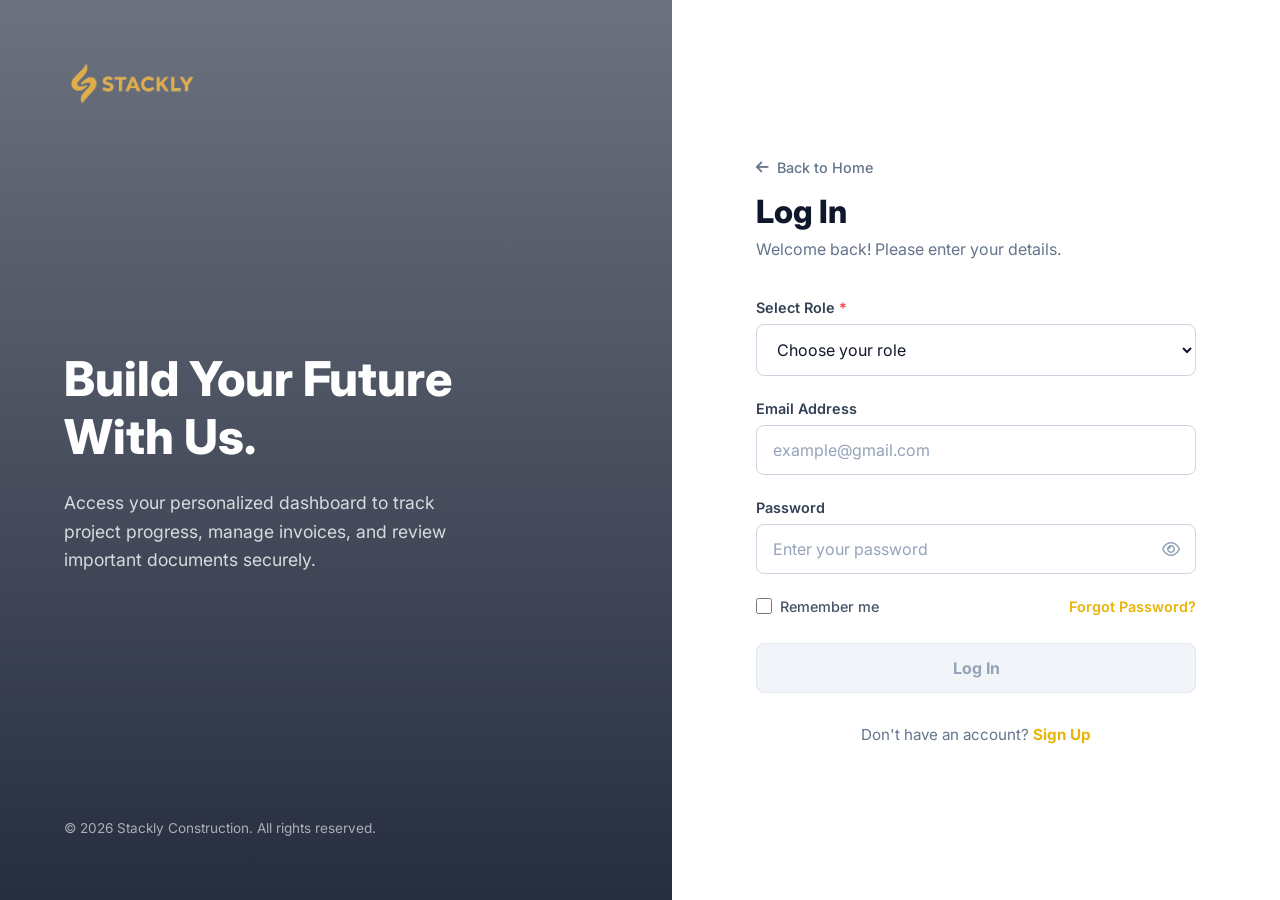
<file: login.html>
<!DOCTYPE html>
<html lang="en">
<head>
    <meta charset="UTF-8">
    <meta name="viewport" content="width=device-width, initial-scale=1.0">
    <title>Stackly Construction | Login</title>
    <link rel="stylesheet" href="login.css">
    <!-- FontAwesome for Icons -->
    <link href="https://cdnjs.cloudflare.com/ajax/libs/font-awesome/6.4.0/css/all.min.css" rel="stylesheet">

    <!-- AOS CSS -->
    <link href="https://unpkg.com/aos@2.3.1/dist/aos.css" rel="stylesheet">
    <style>
        /* Prevent overflow issues caused by AOS animations */
        html, body {
            overflow-x: hidden;
            width: 100%;
        }
    </style>

</head>
<body>

    <div class="split-layout">
        
        <!-- Left Branding Section -->
        <div class="split-left">
            <div class="brand-logo"><img src="assest/logo.1.webp" alt="Stackly Logo" style="height: 40px; width: auto; border-radius: 4px;"></div>
            
            <div class="brand-text-content">
                <h2>Build Your Future<br>With Us.</h2>
                <p>Access your personalized dashboard to track project progress, manage invoices, and review important documents securely.</p>
            </div>
            
            <div class="brand-footer">
                <p style="font-size: 0.85rem; color: rgba(255,255,255,0.6);">&copy; 2026 Stackly Construction. All rights reserved.</p>
            </div>
        </div>

        <!-- Right Form Section -->
        <div class="split-right">
            <div class="auth-container">
                
                <div class="mobile-logo"><img src="assest/logo.1.webp" alt="Stackly Logo" style="height: 32px; width: auto; border-radius: 4px;"></div>

                <div class="auth-header">
                    <a href="index.html" style="display: inline-flex; align-items: center; gap: 0.5rem; color: #64748b; text-decoration: none; font-size: 0.9rem; font-weight: 500; margin-bottom: 1rem; transition: color 0.2s;" onmouseover="this.style.color='#eab308'" onmouseout="this.style.color='#64748b'"><i class="fa-solid fa-arrow-left"></i> Back to Home</a>
                    <h1>Log In</h1>
                    <p>Welcome back! Please enter your details.</p>
                </div>

                <div id="login-error" class="alert-error">
                    Invalid email or password.
                </div>
                
                <div id="login-success" class="alert-success">
                    Login successful! Redirecting...
                </div>

                <form id="login-form" novalidate>
                    <!-- Role Selector -->
                    <div class="form-group">
                        <label for="role">Select Role <span style="color: #ef4444;">*</span></label>
                        <select id="role" class="form-control" required>
                            <option value="" disabled selected>Choose your role</option>
                            <option value="user">User</option>
                            <option value="admin">Admin</option>
                        </select>
                        <div class="error-message">Please select a role.</div>
                    </div>

                    <!-- Email -->
                    <div class="form-group">
                        <label for="email">Email Address</label>
                        <input type="email" id="email" class="form-control" placeholder="example@gmail.com" required>
                        <div class="error-message">Please enter a valid email address.</div>
                    </div>

                    <!-- Password -->
                    <div class="form-group">
                        <label for="password">Password</label>
                        <div class="password-container">
                            <input type="password" id="password" class="form-control" placeholder="Enter your password" required>
                            <i class="fa-regular fa-eye toggle-password" onclick="togglePassword('password', this)"></i>
                        </div>
                        <div class="error-message">Please enter a password.</div>
                    </div>

                    <!-- Extras -->
                    <div class="form-extras">
                        <div class="checkbox-group">
                            <input type="checkbox" id="remember">
                            <label for="remember">Remember me</label>
                        </div>
                        <a href="404.html" class="forgot-link">Forgot Password?</a>
                    </div>

                    <!-- Submit Button -->
                    <button type="submit" id="login-btn" class="btn-submit" disabled>
                        <span class="btn-text">Log In</span>
                        <div class="spinner"></div>
                    </button>
                </form>

                <div class="auth-footer">
                    Don't have an account? <a href="signup.html">Sign Up</a>
                </div>
            </div>
        </div>

    </div>

    <script src="login.js"></script>
<script src="scritp.js"></script>

    <!-- AOS JS -->
    <script src="https://unpkg.com/aos@2.3.1/dist/aos.js"></script>
    <script src="aos-init.js"></script>

</body>
</html>
</file>
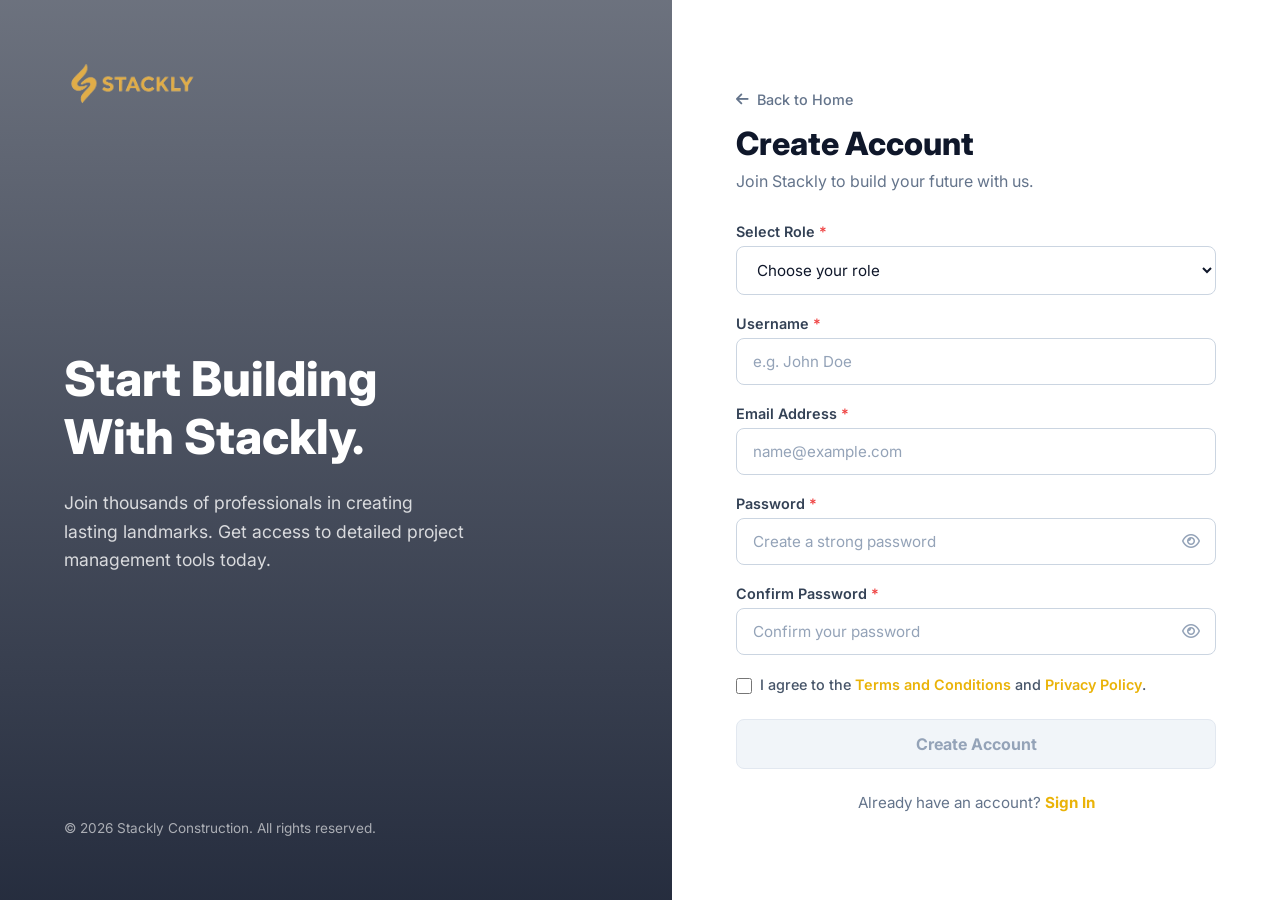
<file: signup.html>
<!DOCTYPE html>
<html lang="en">
<head>
    <meta charset="UTF-8">
    <meta name="viewport" content="width=device-width, initial-scale=1.0">
    <title>Stackly Construction | Sign Up</title>
    <link rel="stylesheet" href="signup.css">
    <!-- FontAwesome for Icons -->
    <link href="https://cdnjs.cloudflare.com/ajax/libs/font-awesome/6.4.0/css/all.min.css" rel="stylesheet">

    <!-- AOS CSS -->
    <link href="https://unpkg.com/aos@2.3.1/dist/aos.css" rel="stylesheet">
    <style>
        /* Prevent overflow issues caused by AOS animations */
        html, body {
            overflow-x: hidden;
            width: 100%;
        }
    </style>

</head>
<body>

    <div class="split-layout">
        
        <!-- Left Branding Section -->
        <div class="split-left">
            <div class="brand-logo"><img src="assest/logo.1.webp" alt="Stackly Logo" style="height: 40px; width: auto; border-radius: 4px;"></div>
            
            <div class="brand-text-content">
                <h2>Start Building<br>With Stackly.</h2>
                <p>Join thousands of professionals in creating lasting landmarks. Get access to detailed project management tools today.</p>
            </div>
            
            <div class="brand-footer">
                <p style="font-size: 0.85rem; color: rgba(255,255,255,0.6);">&copy; 2026 Stackly Construction. All rights reserved.</p>
            </div>
        </div>

        <!-- Right Form Section -->
        <div class="split-right">
            <div class="auth-container">
                
                <div class="mobile-logo"><img src="assest/logo.1.webp" alt="Stackly Logo" style="height: 32px; width: auto; border-radius: 4px;"></div>

                <div class="auth-header">
                    <a href="index.html" style="display: inline-flex; align-items: center; gap: 0.5rem; color: #64748b; text-decoration: none; font-size: 0.9rem; font-weight: 500; margin-bottom: 1rem; transition: color 0.2s;" onmouseover="this.style.color='#eab308'" onmouseout="this.style.color='#64748b'"><i class="fa-solid fa-arrow-left"></i> Back to Home</a>
                    <h1>Create Account</h1>
                    <p>Join Stackly to build your future with us.</p>
                </div>

                <form id="signup-form" novalidate>
                    <!-- Role Selector -->
                    <div class="form-group">
                        <label for="role">Select Role <span style="color: #ef4444;">*</span></label>
                        <select id="role" class="form-control" required>
                            <option value="" disabled selected>Choose your role</option>
                            <option value="user">User</option>
                            <option value="admin">Admin</option>
                        </select>
                        <div class="error-message">Please select a role.</div>
                    </div>

                    <!-- Username -->
                    <div class="form-group">
                        <label for="username">Username <span style="color: #ef4444;">*</span></label>
                        <input type="text" id="username" class="form-control" placeholder="e.g. John Doe" required>
                        <div class="error-message">Only alphabets and spaces are allowed.</div>
                    </div>

                    <!-- Email -->
                    <div class="form-group">
                        <label for="email">Email Address <span style="color: #ef4444;">*</span></label>
                        <input type="email" id="email" class="form-control" placeholder="name@example.com" required>
                        <div class="error-message">Please enter a valid email address.</div>
                    </div>

                    <!-- Password -->
                    <div class="form-group" id="password-group">
                        <label for="password">Password <span style="color: #ef4444;">*</span></label>
                        <div class="password-container">
                            <input type="password" id="password" class="form-control" placeholder="Create a strong password" required>
                            <i class="fa-regular fa-eye toggle-password" onclick="togglePassword('password', this)"></i>
                        </div>
                        <div class="strength-meter"><div class="strength-meter-fill"></div></div>
                        <div class="strength-text">Password Strength</div>
                        <div class="error-message">Must be at least 6 characters, with 1 uppercase, 1 lowercase, 1 number, and 1 special character.</div>
                    </div>

                    <!-- Confirm Password -->
                    <div class="form-group">
                        <label for="confirm-password">Confirm Password <span style="color: #ef4444;">*</span></label>
                        <div class="password-container">
                            <input type="password" id="confirm-password" class="form-control" placeholder="Confirm your password" required>
                            <i class="fa-regular fa-eye toggle-password" onclick="togglePassword('confirm-password', this)"></i>
                        </div>
                        <div class="error-message">Passwords do not match.</div>
                    </div>

                    <!-- Terms & Conditions -->
                    <div class="checkbox-group">
                        <input type="checkbox" id="terms" required>
                        <label for="terms">I agree to the <a href="404.html">Terms and Conditions</a> and <a href="404.html">Privacy Policy</a>.</label>
                    </div>

                    <!-- Submit Button -->
                    <button type="submit" id="register-btn" class="btn-submit" disabled>
                        <span class="btn-text">Create Account</span>
                        <div class="spinner"></div>
                    </button>
                </form>

                <div class="auth-footer">
                    Already have an account? <a href="login.html">Sign In</a>
                </div>
            </div>
        </div>

    </div>

    <script src="signup.js"></script>
<script src="scritp.js"></script>

    <!-- AOS JS -->
    <script src="https://unpkg.com/aos@2.3.1/dist/aos.js"></script>
    <script src="aos-init.js"></script>

</body>
</html>
</file>
<file: login.css>
@import url('https://fonts.googleapis.com/css2?family=Inter:wght@400;500;600;700&display=swap');

* {
    margin: 0;
    padding: 0;
    box-sizing: border-box;
    font-family: 'Inter', sans-serif;
}

body {
    min-height: 100vh;
    display: flex;
    background: #f8fafc; /* Light gray background */
}

/* Split Layout Container */
.split-layout {
    display: flex;
    width: 100%;
    min-height: 100vh;
}

/* Left Side - Image / Branding */
.split-left {
    display: none;
    flex: 1;
    background: linear-gradient(rgba(15, 23, 42, 0.6), rgba(15, 23, 42, 0.9)), url('https://images.unsplash.com/photo-1541888946425-d81bb19240f5?auto=format&fit=crop&q=80') center/cover no-repeat;
    color: white;
    padding: 4rem;
    flex-direction: column;
    justify-content: space-between;
}

@media (min-width: 992px) {
    .split-left {
        display: flex;
    }
}

.brand-logo {
    display: flex;
    align-items: center;
    gap: 0.75rem;
    font-size: 1.75rem;
    font-weight: 700;
}

.brand-icon {
    width: 2.5rem;
    height: 2.5rem;
    background: #facc15;
    color: #1e293b;
    border-radius: 0.5rem;
    display: flex;
    align-items: center;
    justify-content: center;
}

.brand-text-content h2 {
    font-size: 3rem;
    font-weight: 800;
    line-height: 1.2;
    margin-bottom: 1.5rem;
}

.brand-text-content p {
    font-size: 1.1rem;
    color: rgba(255, 255, 255, 0.8);
    max-width: 400px;
    line-height: 1.6;
}

/* Right Side - Form */
.split-right {
    flex: 1;
    display: flex;
    align-items: center;
    justify-content: center;
    padding: 2rem;
    background: white;
}

.auth-container {
    width: 100%;
    max-width: 440px;
}

/* Mobile Logo (visible only on small screens) */
.mobile-logo {
    display: flex;
    align-items: center;
    gap: 0.5rem;
    font-size: 1.5rem;
    font-weight: 700;
    color: #1e293b;
    margin-bottom: 2rem;
    justify-content: center;
}

@media (min-width: 992px) {
    .mobile-logo {
        display: none;
    }
}

.auth-header {
    text-align: left;
    margin-bottom: 2.5rem;
}

.auth-header h1 {
    font-size: 2rem;
    font-weight: 800;
    color: #0f172a;
    margin-bottom: 0.5rem;
}

.auth-header p {
    color: #64748b;
    font-size: 1rem;
}

.form-group {
    margin-bottom: 1.5rem;
    position: relative;
}

.form-group label {
    display: block;
    margin-bottom: 0.5rem;
    font-size: 0.9rem;
    font-weight: 600;
    color: #334155;
}

.form-control {
    width: 100%;
    padding: 0.875rem 1rem;
    background: #ffffff;
    border: 1px solid #cbd5e1;
    border-radius: 8px;
    color: #0f172a;
    font-size: 1rem;
    outline: none;
    transition: all 0.2s ease;
}

.form-control:focus {
    border-color: #facc15;
    box-shadow: 0 0 0 3px rgba(250, 204, 21, 0.2);
}

.form-control::placeholder {
    color: #94a3b8;
}

.password-container {
    position: relative;
}

.toggle-password {
    position: absolute;
    right: 1rem;
    top: 50%;
    transform: translateY(-50%);
    color: #94a3b8;
    cursor: pointer;
    transition: color 0.2s;
}

.toggle-password:hover {
    color: #475569;
}

/* Validation Styles */
.form-control.valid {
    border-color: #22c55e;
}

.form-control.invalid {
    border-color: #ef4444;
}

.error-message {
    color: #ef4444;
    font-size: 0.8rem;
    margin-top: 0.35rem;
    display: none;
    font-weight: 500;
}

.form-control.invalid + .error-message,
.password-container:has(.invalid) + .error-message,
.password-container:has(.invalid) ~ .error-message {
    display: block;
}

/* Global Alert for Login Errors */
.alert-error {
    background: #fef2f2;
    border: 1px solid #fecaca;
    color: #b91c1c;
    padding: 0.875rem;
    border-radius: 8px;
    font-size: 0.9rem;
    margin-bottom: 1.5rem;
    display: none;
    font-weight: 500;
}

.alert-error.show {
    display: block;
    animation: fadeIn 0.3s ease;
}

/* Global Alert for Login Success */
.alert-success {
    background: #f0fdf4;
    border: 1px solid #bbf7d0;
    color: #15803d;
    padding: 0.875rem;
    border-radius: 8px;
    font-size: 0.9rem;
    margin-bottom: 1.5rem;
    display: none;
    font-weight: 500;
}

.alert-success.show {
    display: block;
    animation: fadeIn 0.3s ease;
}

@keyframes fadeIn {
    from { opacity: 0; transform: translateY(-5px); }
    to { opacity: 1; transform: translateY(0); }
}

/* Extras */
.form-extras {
    display: flex;
    justify-content: space-between;
    align-items: center;
    margin-bottom: 1.75rem;
    font-size: 0.9rem;
}

.checkbox-group {
    display: flex;
    align-items: center;
    gap: 0.5rem;
}

.checkbox-group input[type="checkbox"] {
    accent-color: #facc15;
    width: 1rem;
    height: 1rem;
    cursor: pointer;
    border-radius: 4px;
}

.checkbox-group label {
    color: #475569;
    cursor: pointer;
    font-weight: 500;
}

.forgot-link {
    color: #eab308;
    text-decoration: none;
    font-weight: 600;
}

.forgot-link:hover {
    text-decoration: underline;
}

/* Button */
.btn-submit {
    width: 100%;
    padding: 0.875rem 1rem;
    background: #facc15;
    color: #0f172a;
    border: none;
    border-radius: 8px;
    font-size: 1rem;
    font-weight: 700;
    cursor: pointer;
    transition: all 0.2s ease;
    display: flex;
    justify-content: center;
    align-items: center;
    gap: 0.5rem;
}

.btn-submit:hover:not(:disabled) {
    background: #eab308;
    transform: translateY(-1px);
    box-shadow: 0 4px 6px -1px rgba(250, 204, 21, 0.2);
}

.btn-submit:disabled {
    background: #f1f5f9;
    color: #94a3b8;
    cursor: not-allowed;
    border: 1px solid #e2e8f0;
}

/* Spinner */
.spinner {
    width: 20px;
    height: 20px;
    border: 3px solid rgba(15, 23, 42, 0.1);
    border-radius: 50%;
    border-top-color: #0f172a;
    animation: spin 1s ease-in-out infinite;
    display: none;
}

@keyframes spin {
    to { transform: rotate(360deg); }
}

.btn-submit.loading .spinner { display: block; }
.btn-submit.loading .btn-text { display: none; }

.auth-footer {
    text-align: center;
    margin-top: 2rem;
    font-size: 0.95rem;
    color: #64748b;
}

.auth-footer a {
    color: #eab308;
    text-decoration: none;
    font-weight: 700;
}

.auth-footer a:hover {
    text-decoration: underline;
}

@media (max-width: 480px) {
    .split-right {
        padding: 1.5rem;
    }
}
</file>
<file: signup.css>
@import url('https://fonts.googleapis.com/css2?family=Inter:wght@400;500;600;700&display=swap');

* {
    margin: 0;
    padding: 0;
    box-sizing: border-box;
    font-family: 'Inter', sans-serif;
}

body {
    min-height: 100vh;
    display: flex;
    background: #f8fafc;
}

/* Split Layout Container */
.split-layout {
    display: flex;
    width: 100%;
    min-height: 100vh;
}

/* Left Side - Image / Branding */
.split-left {
    display: none;
    flex: 1;
    background: linear-gradient(rgba(15, 23, 42, 0.6), rgba(15, 23, 42, 0.9)), url('https://images.unsplash.com/photo-1503387762-592deb58ef4e?auto=format&fit=crop&q=80') center/cover no-repeat;
    color: white;
    padding: 4rem;
    flex-direction: column;
    justify-content: space-between;
}

@media (min-width: 992px) {
    .split-left {
        display: flex;
    }
}

.brand-logo {
    display: flex;
    align-items: center;
    gap: 0.75rem;
    font-size: 1.75rem;
    font-weight: 700;
}

.brand-icon {
    width: 2.5rem;
    height: 2.5rem;
    background: #facc15;
    color: #1e293b;
    border-radius: 0.5rem;
    display: flex;
    align-items: center;
    justify-content: center;
}

.brand-text-content h2 {
    font-size: 3rem;
    font-weight: 800;
    line-height: 1.2;
    margin-bottom: 1.5rem;
}

.brand-text-content p {
    font-size: 1.1rem;
    color: rgba(255, 255, 255, 0.8);
    max-width: 400px;
    line-height: 1.6;
}

/* Right Side - Form */
.split-right {
    flex: 1;
    display: flex;
    align-items: center;
    justify-content: center;
    padding: 2rem;
    background: white;
    overflow-y: auto;
}

.auth-container {
    width: 100%;
    max-width: 480px;
    margin: auto 0;
    padding: 2rem 0;
}

/* Mobile Logo */
.mobile-logo {
    display: flex;
    align-items: center;
    gap: 0.5rem;
    font-size: 1.5rem;
    font-weight: 700;
    color: #1e293b;
    margin-bottom: 2rem;
    justify-content: center;
}

@media (min-width: 992px) {
    .mobile-logo {
        display: none;
    }
}

.auth-header {
    text-align: left;
    margin-bottom: 2rem;
}

.auth-header h1 {
    font-size: 2rem;
    font-weight: 800;
    color: #0f172a;
    margin-bottom: 0.5rem;
}

.auth-header p {
    color: #64748b;
    font-size: 1rem;
}

.form-group {
    margin-bottom: 1.25rem;
    position: relative;
}

.form-group label {
    display: block;
    margin-bottom: 0.4rem;
    font-size: 0.9rem;
    font-weight: 600;
    color: #334155;
}

.form-control {
    width: 100%;
    padding: 0.8rem 1rem;
    background: #ffffff;
    border: 1px solid #cbd5e1;
    border-radius: 8px;
    color: #0f172a;
    font-size: 0.95rem;
    outline: none;
    transition: all 0.2s ease;
}

.form-control:focus {
    border-color: #facc15;
    box-shadow: 0 0 0 3px rgba(250, 204, 21, 0.2);
}

.form-control::placeholder {
    color: #94a3b8;
}

.password-container {
    position: relative;
}

.toggle-password {
    position: absolute;
    right: 1rem;
    top: 50%;
    transform: translateY(-50%);
    color: #94a3b8;
    cursor: pointer;
    transition: color 0.2s;
}

.toggle-password:hover {
    color: #475569;
}

/* Validation Styles */
.form-control.valid {
    border-color: #22c55e;
}

.form-control.invalid {
    border-color: #ef4444;
}

.error-message {
    color: #ef4444;
    font-size: 0.8rem;
    margin-top: 0.35rem;
    display: none;
    font-weight: 500;
}

.form-control.invalid + .error-message,
.password-container:has(.invalid) + .error-message,
.password-container:has(.invalid) ~ .error-message {
    display: block;
}

/* Password Strength Indicator */
.strength-meter {
    height: 4px;
    background: #e2e8f0;
    border-radius: 2px;
    margin-top: 0.5rem;
    overflow: hidden;
    display: none;
}

.strength-meter-fill {
    height: 100%;
    width: 0;
    transition: all 0.3s ease;
}

.strength-text {
    font-size: 0.8rem;
    margin-top: 0.25rem;
    display: none;
    font-weight: 500;
}

.strength-weak .strength-meter-fill { width: 33.33%; background: #ef4444; }
.strength-weak ~ .strength-text { display: block; color: #ef4444; }

.strength-medium .strength-meter-fill { width: 66.66%; background: #eab308; }
.strength-medium ~ .strength-text { display: block; color: #eab308; }

.strength-strong .strength-meter-fill { width: 100%; background: #22c55e; }
.strength-strong ~ .strength-text { display: block; color: #22c55e; }

.strength-active .strength-meter { display: block; }

/* Checkbox */
.checkbox-group {
    display: flex;
    align-items: flex-start;
    gap: 0.5rem;
    margin-bottom: 1.5rem;
    margin-top: 0.5rem;
}

.checkbox-group input[type="checkbox"] {
    margin-top: 0.2rem;
    accent-color: #facc15;
    width: 1rem;
    height: 1rem;
    cursor: pointer;
    border-radius: 4px;
}

.checkbox-group label {
    font-size: 0.9rem;
    color: #475569;
    cursor: pointer;
    line-height: 1.4;
    font-weight: 500;
}

.checkbox-group a {
    color: #eab308;
    text-decoration: none;
    font-weight: 600;
}

.checkbox-group a:hover {
    text-decoration: underline;
}

/* Button */
.btn-submit {
    width: 100%;
    padding: 0.875rem 1rem;
    background: #facc15;
    color: #0f172a;
    border: none;
    border-radius: 8px;
    font-size: 1rem;
    font-weight: 700;
    cursor: pointer;
    transition: all 0.2s ease;
    display: flex;
    justify-content: center;
    align-items: center;
    gap: 0.5rem;
}

.btn-submit:hover:not(:disabled) {
    background: #eab308;
    transform: translateY(-1px);
    box-shadow: 0 4px 6px -1px rgba(250, 204, 21, 0.2);
}

.btn-submit:disabled {
    background: #f1f5f9;
    color: #94a3b8;
    cursor: not-allowed;
    border: 1px solid #e2e8f0;
}

/* Spinner */
.spinner {
    width: 20px;
    height: 20px;
    border: 3px solid rgba(15, 23, 42, 0.1);
    border-radius: 50%;
    border-top-color: #0f172a;
    animation: spin 1s ease-in-out infinite;
    display: none;
}

@keyframes spin {
    to { transform: rotate(360deg); }
}

.btn-submit.loading .spinner { display: block; }
.btn-submit.loading .btn-text { display: none; }

.auth-footer {
    text-align: center;
    margin-top: 1.5rem;
    font-size: 0.95rem;
    color: #64748b;
}

.auth-footer a {
    color: #eab308;
    text-decoration: none;
    font-weight: 700;
}

.auth-footer a:hover {
    text-decoration: underline;
}

@media (max-width: 480px) {
    .split-right {
        padding: 1.5rem;
    }
}
</file>
